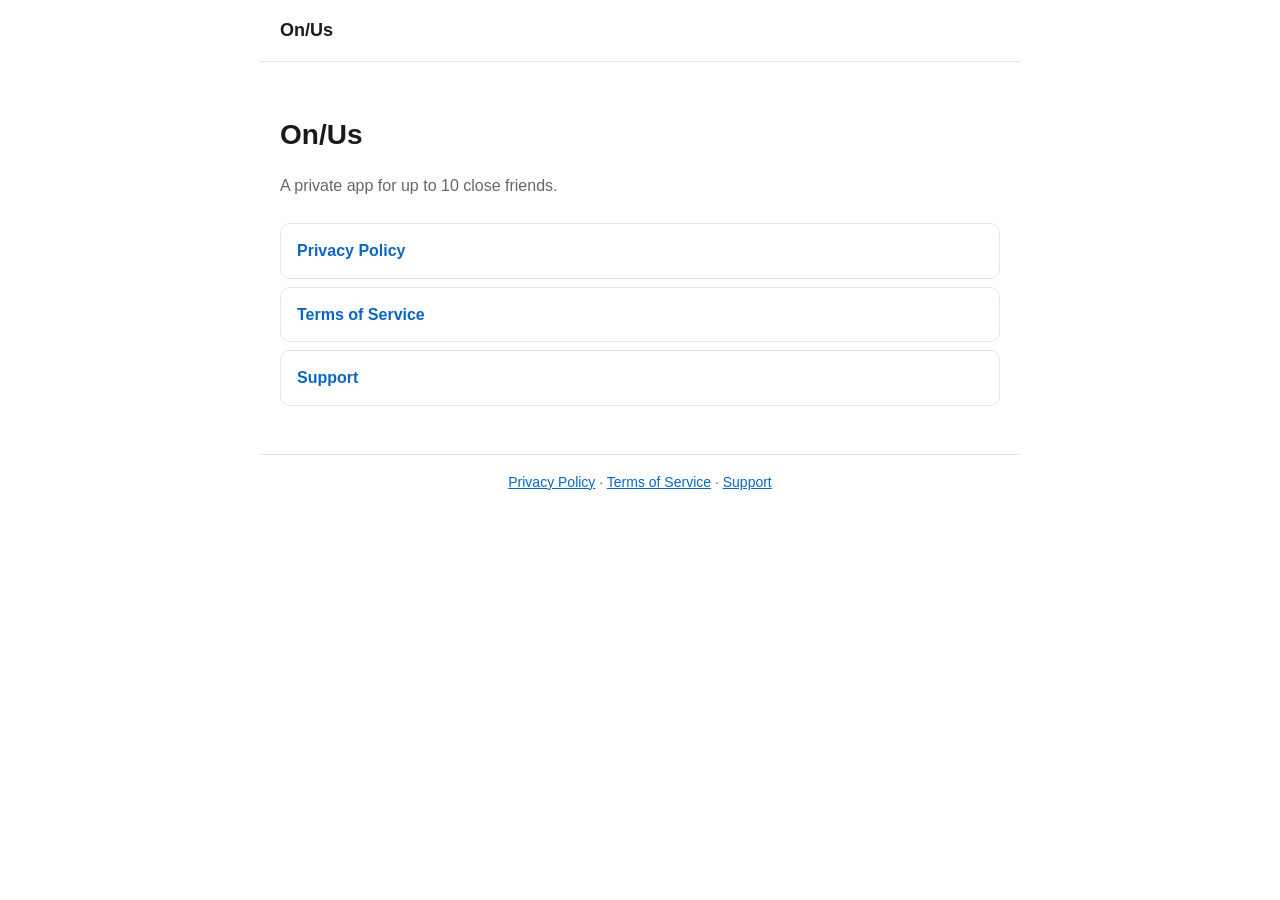
<file: index.html>
<!doctype html>
<html lang="en">
<head>
<meta charset="utf-8">
<meta name="viewport" content="width=device-width, initial-scale=1">
<title>On/Us</title>
<link rel="stylesheet" href="/style.css">
</head>
<body>
<header><a class="brand" href="/">On/Us</a></header>
<main>
<h1>On/Us</h1>
<p class="lead">A private app for up to 10 close friends.</p>
<div class="links">
<a href="/privacy">Privacy Policy</a>
<a href="/terms">Terms of Service</a>
<a href="/support">Support</a>
</div>
</main>
<footer>
<a href="/privacy">Privacy Policy</a> · <a href="/terms">Terms of Service</a> · <a href="/support">Support</a>
</footer>
</body>
</html>
</file>
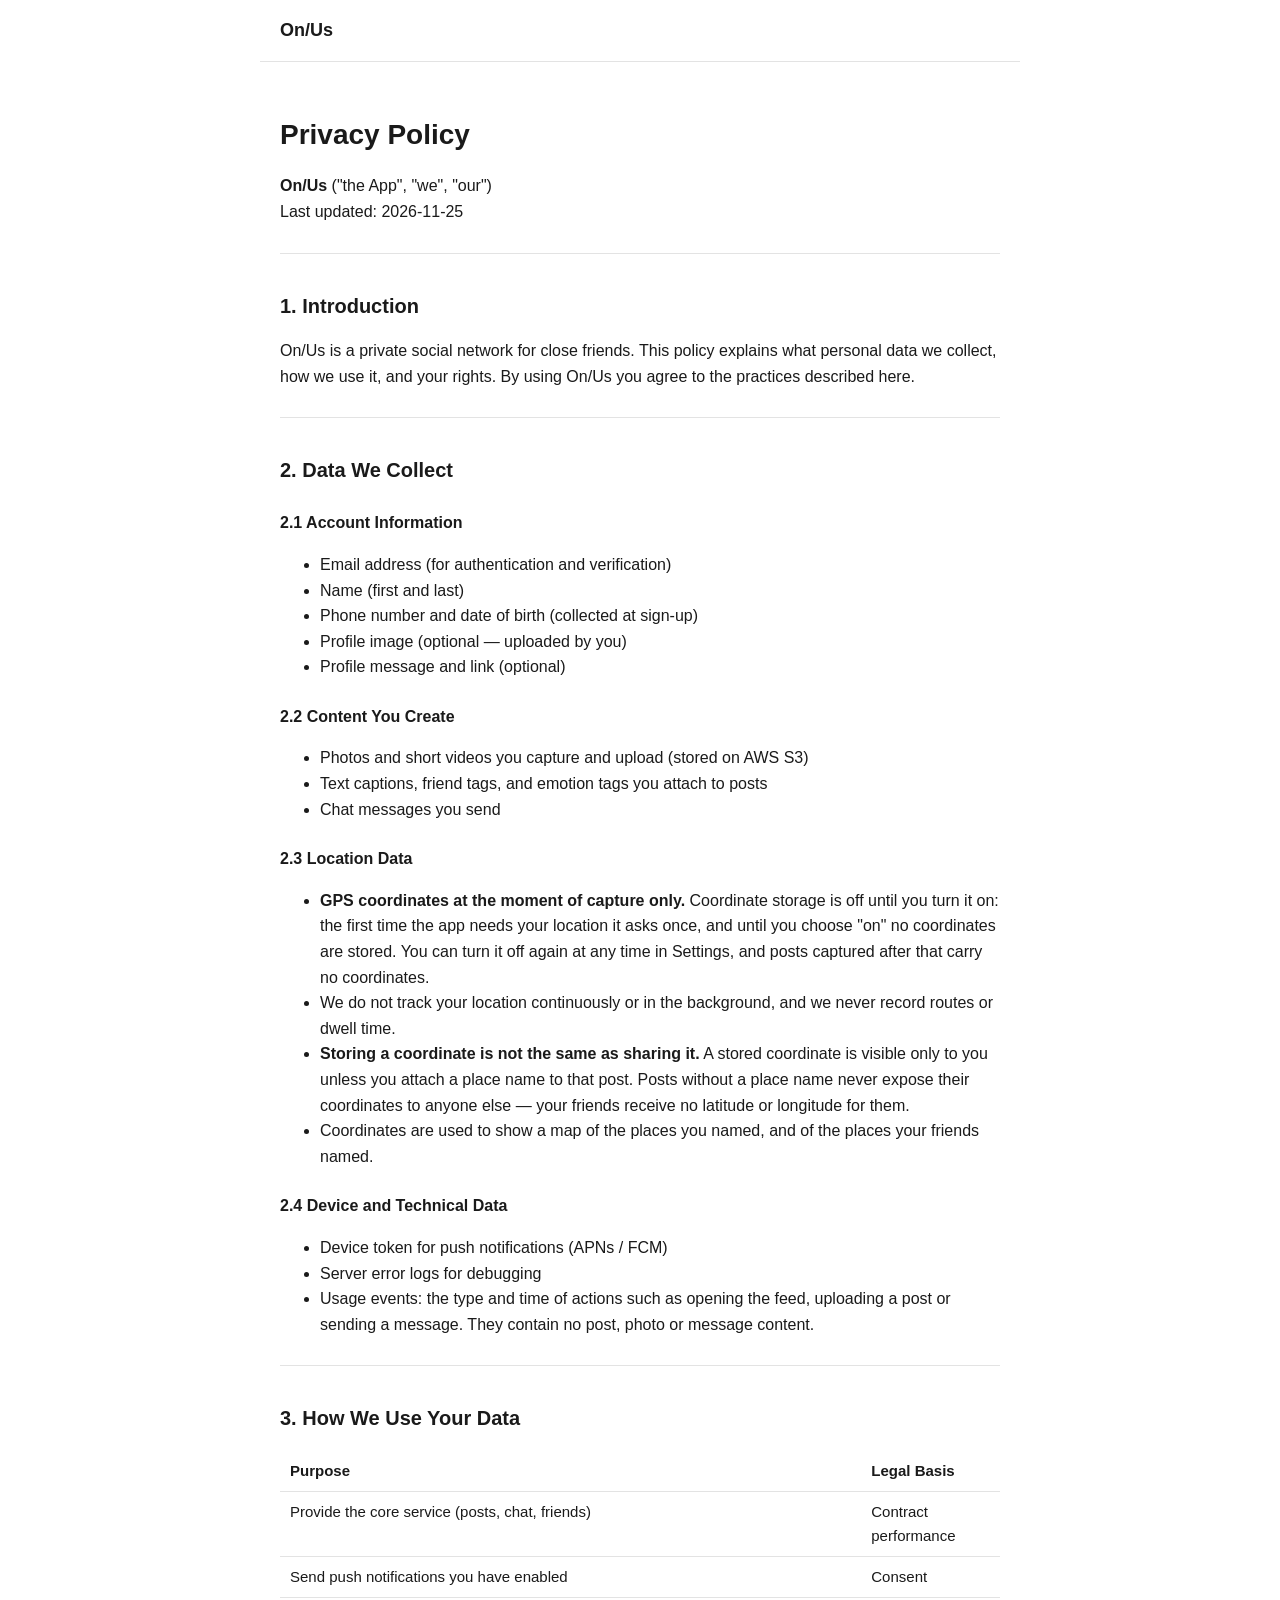
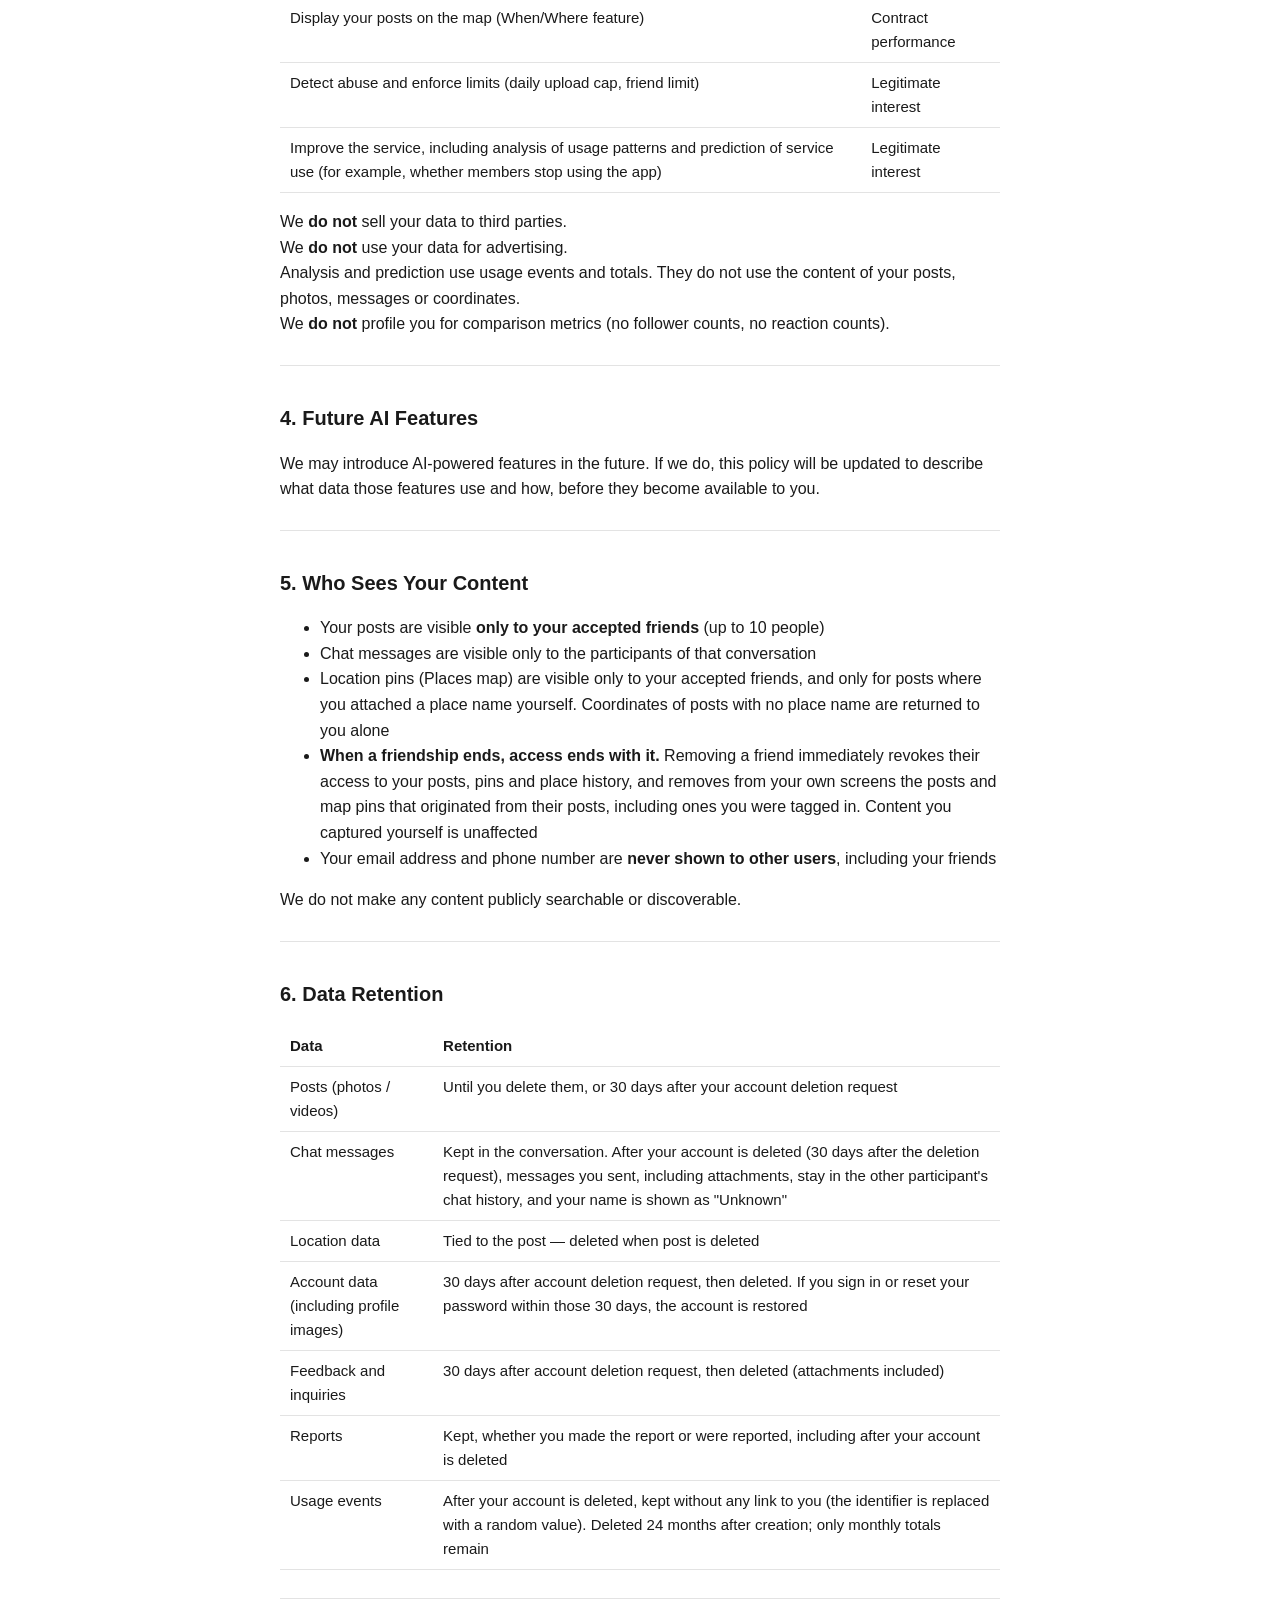
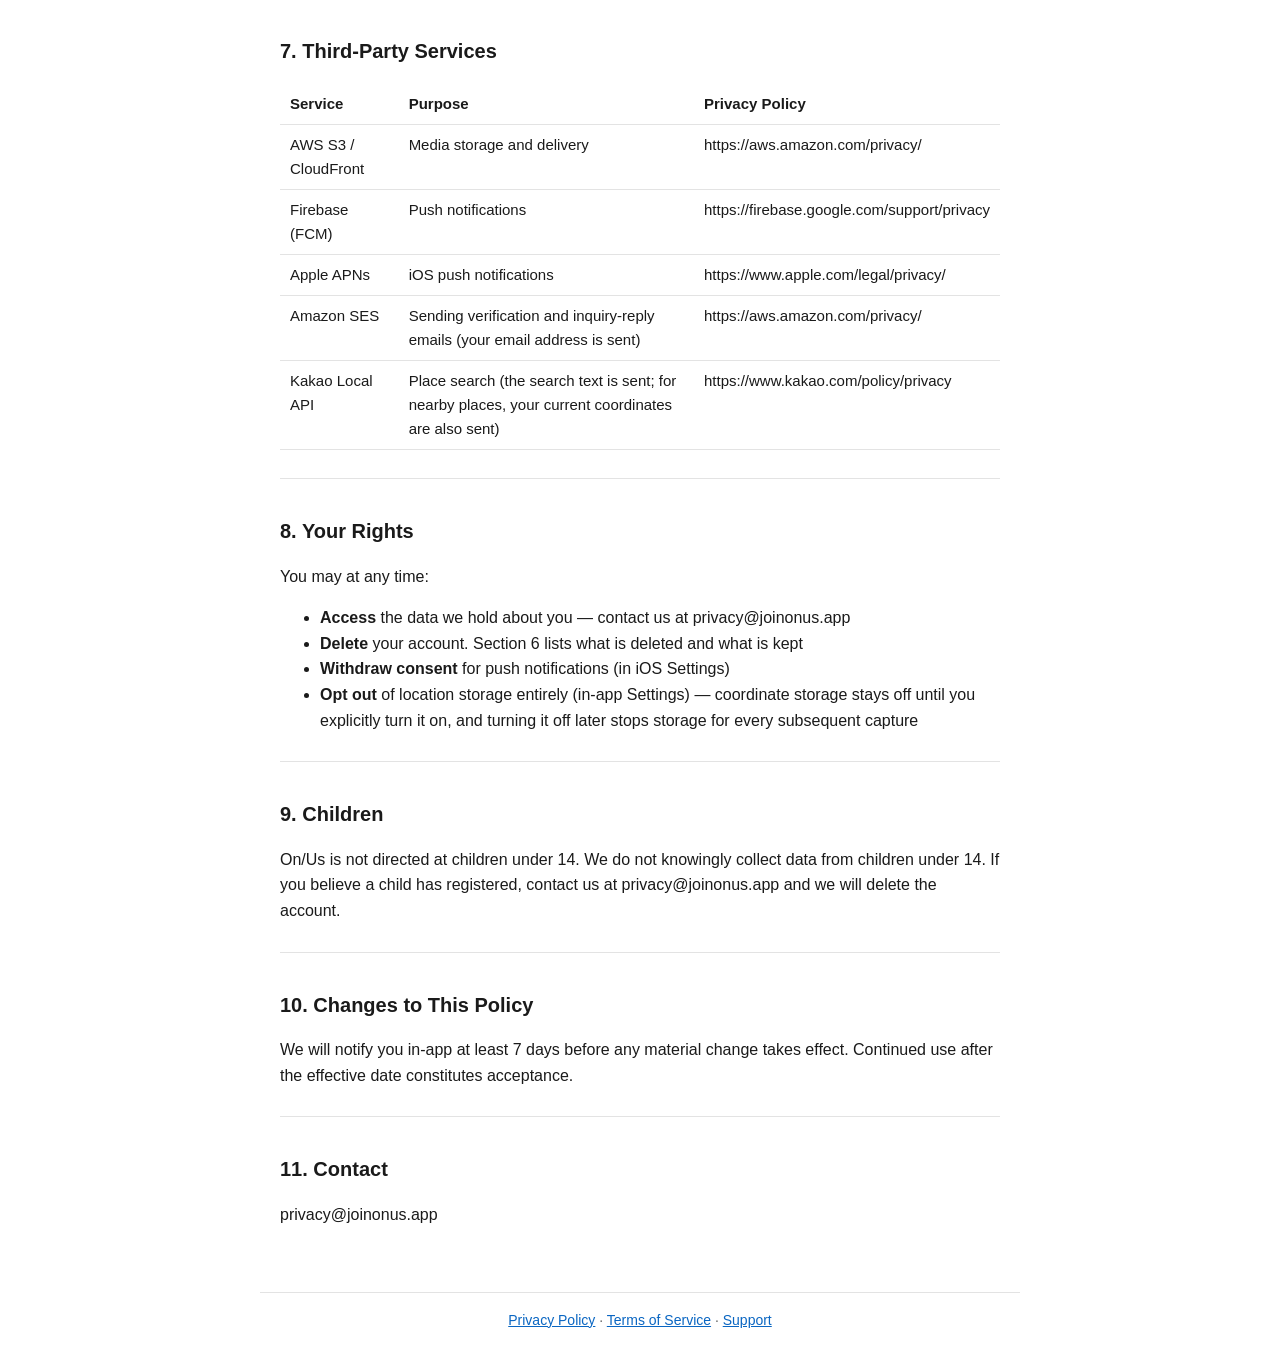
<file: privacy/index.html>
<!doctype html>
<html lang="en">
<head>
<meta charset="utf-8">
<meta name="viewport" content="width=device-width, initial-scale=1">
<title>Privacy Policy — On/Us</title>
<link rel="stylesheet" href="/style.css">
</head>
<body>
<header><a class="brand" href="/">On/Us</a></header>
<main>
<h1>Privacy Policy</h1>
<p><strong>On/Us</strong> ("the App", "we", "our")<br />
Last updated: 2026-11-25</p>
<hr />
<h2>1. Introduction</h2>
<p>On/Us is a private social network for close friends. This policy explains what personal data we collect, how we use it, and your rights. By using On/Us you agree to the practices described here.</p>
<hr />
<h2>2. Data We Collect</h2>
<h3>2.1 Account Information</h3>
<ul>
<li>Email address (for authentication and verification)</li>
<li>Name (first and last)</li>
<li>Phone number and date of birth (collected at sign-up)</li>
<li>Profile image (optional — uploaded by you)</li>
<li>Profile message and link (optional)</li>
</ul>
<h3>2.2 Content You Create</h3>
<ul>
<li>Photos and short videos you capture and upload (stored on AWS S3)</li>
<li>Text captions, friend tags, and emotion tags you attach to posts</li>
<li>Chat messages you send</li>
</ul>
<h3>2.3 Location Data</h3>
<ul>
<li><strong>GPS coordinates at the moment of capture only.</strong> Coordinate storage is off until you turn it on: the first time the app needs your location it asks once, and until you choose "on" no coordinates are stored. You can turn it off again at any time in Settings, and posts captured after that carry no coordinates.</li>
<li>We do not track your location continuously or in the background, and we never record routes or dwell time.</li>
<li><strong>Storing a coordinate is not the same as sharing it.</strong> A stored coordinate is visible only to you unless you attach a place name to that post. Posts without a place name never expose their coordinates to anyone else — your friends receive no latitude or longitude for them.</li>
<li>Coordinates are used to show a map of the places you named, and of the places your friends named.</li>
</ul>
<h3>2.4 Device and Technical Data</h3>
<ul>
<li>Device token for push notifications (APNs / FCM)</li>
<li>Server error logs for debugging</li>
<li>Usage events: the type and time of actions such as opening the feed, uploading a post or sending a message. They contain no post, photo or message content.</li>
</ul>
<hr />
<h2>3. How We Use Your Data</h2>
<table>
<thead>
<tr>
<th>Purpose</th>
<th>Legal Basis</th>
</tr>
</thead>
<tbody>
<tr>
<td>Provide the core service (posts, chat, friends)</td>
<td>Contract performance</td>
</tr>
<tr>
<td>Send push notifications you have enabled</td>
<td>Consent</td>
</tr>
<tr>
<td>Display your posts on the map (When/Where feature)</td>
<td>Contract performance</td>
</tr>
<tr>
<td>Detect abuse and enforce limits (daily upload cap, friend limit)</td>
<td>Legitimate interest</td>
</tr>
<tr>
<td>Improve the service, including analysis of usage patterns and prediction of service use (for example, whether members stop using the app)</td>
<td>Legitimate interest</td>
</tr>
</tbody>
</table>
<p>We <strong>do not</strong> sell your data to third parties.<br />
We <strong>do not</strong> use your data for advertising.<br />
Analysis and prediction use usage events and totals. They do not use the content of your posts, photos, messages or coordinates.<br />
We <strong>do not</strong> profile you for comparison metrics (no follower counts, no reaction counts).</p>
<hr />
<h2>4. Future AI Features</h2>
<p>We may introduce AI-powered features in the future. If we do, this policy will be updated to describe what data those features use and how, before they become available to you.</p>
<hr />
<h2>5. Who Sees Your Content</h2>
<ul>
<li>Your posts are visible <strong>only to your accepted friends</strong> (up to 10 people)</li>
<li>Chat messages are visible only to the participants of that conversation</li>
<li>Location pins (Places map) are visible only to your accepted friends, and only for posts where you attached a place name yourself. Coordinates of posts with no place name are returned to you alone</li>
<li><strong>When a friendship ends, access ends with it.</strong> Removing a friend immediately revokes their access to your posts, pins and place history, and removes from your own screens the posts and map pins that originated from their posts, including ones you were tagged in. Content you captured yourself is unaffected</li>
<li>Your email address and phone number are <strong>never shown to other users</strong>, including your friends</li>
</ul>
<p>We do not make any content publicly searchable or discoverable.</p>
<hr />
<h2>6. Data Retention</h2>
<table>
<thead>
<tr>
<th>Data</th>
<th>Retention</th>
</tr>
</thead>
<tbody>
<tr>
<td>Posts (photos / videos)</td>
<td>Until you delete them, or 30 days after your account deletion request</td>
</tr>
<tr>
<td>Chat messages</td>
<td>Kept in the conversation. After your account is deleted (30 days after the deletion request), messages you sent, including attachments, stay in the other participant's chat history, and your name is shown as "Unknown"</td>
</tr>
<tr>
<td>Location data</td>
<td>Tied to the post — deleted when post is deleted</td>
</tr>
<tr>
<td>Account data (including profile images)</td>
<td>30 days after account deletion request, then deleted. If you sign in or reset your password within those 30 days, the account is restored</td>
</tr>
<tr>
<td>Feedback and inquiries</td>
<td>30 days after account deletion request, then deleted (attachments included)</td>
</tr>
<tr>
<td>Reports</td>
<td>Kept, whether you made the report or were reported, including after your account is deleted</td>
</tr>
<tr>
<td>Usage events</td>
<td>After your account is deleted, kept without any link to you (the identifier is replaced with a random value). Deleted 24 months after creation; only monthly totals remain</td>
</tr>
</tbody>
</table>
<hr />
<h2>7. Third-Party Services</h2>
<table>
<thead>
<tr>
<th>Service</th>
<th>Purpose</th>
<th>Privacy Policy</th>
</tr>
</thead>
<tbody>
<tr>
<td>AWS S3 / CloudFront</td>
<td>Media storage and delivery</td>
<td>https://aws.amazon.com/privacy/</td>
</tr>
<tr>
<td>Firebase (FCM)</td>
<td>Push notifications</td>
<td>https://firebase.google.com/support/privacy</td>
</tr>
<tr>
<td>Apple APNs</td>
<td>iOS push notifications</td>
<td>https://www.apple.com/legal/privacy/</td>
</tr>
<tr>
<td>Amazon SES</td>
<td>Sending verification and inquiry-reply emails (your email address is sent)</td>
<td>https://aws.amazon.com/privacy/</td>
</tr>
<tr>
<td>Kakao Local API</td>
<td>Place search (the search text is sent; for nearby places, your current coordinates are also sent)</td>
<td>https://www.kakao.com/policy/privacy</td>
</tr>
</tbody>
</table>
<hr />
<h2>8. Your Rights</h2>
<p>You may at any time:</p>
<ul>
<li><strong>Access</strong> the data we hold about you — contact us at privacy@joinonus.app</li>
<li><strong>Delete</strong> your account. Section 6 lists what is deleted and what is kept</li>
<li><strong>Withdraw consent</strong> for push notifications (in iOS Settings)</li>
<li><strong>Opt out</strong> of location storage entirely (in-app Settings) — coordinate storage stays off until you explicitly turn it on, and turning it off later stops storage for every subsequent capture</li>
</ul>
<hr />
<h2>9. Children</h2>
<p>On/Us is not directed at children under 14. We do not knowingly collect data from children under 14. If you believe a child has registered, contact us at privacy@joinonus.app and we will delete the account.</p>
<hr />
<h2>10. Changes to This Policy</h2>
<p>We will notify you in-app at least 7 days before any material change takes effect. Continued use after the effective date constitutes acceptance.</p>
<hr />
<h2>11. Contact</h2>
<p>privacy@joinonus.app</p>
</main>
<footer>
<a href="/privacy">Privacy Policy</a> · <a href="/terms">Terms of Service</a> · <a href="/support">Support</a>
</footer>
</body>
</html>
</file>
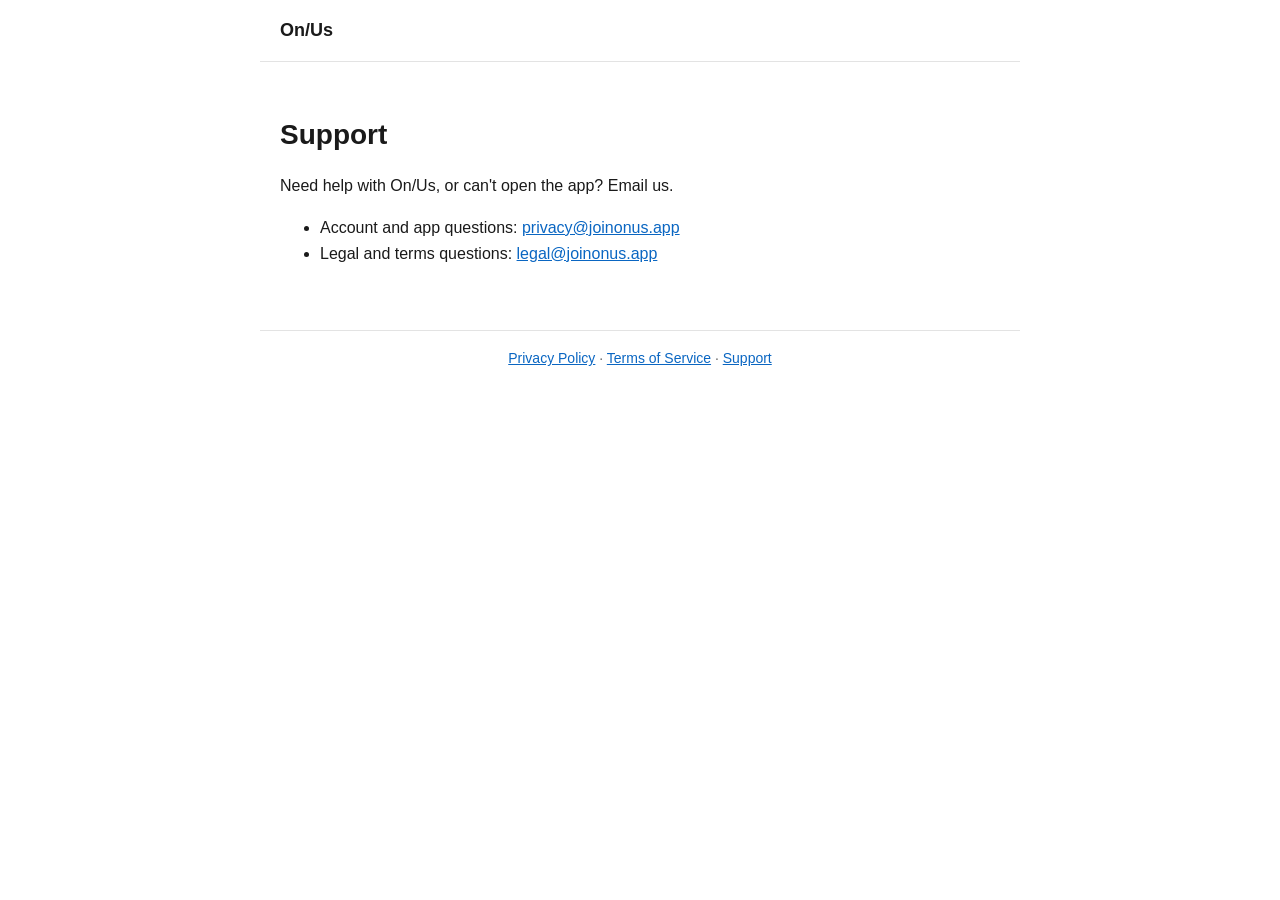
<file: support/index.html>
<!doctype html>
<html lang="en">
<head>
<meta charset="utf-8">
<meta name="viewport" content="width=device-width, initial-scale=1">
<title>Support — On/Us</title>
<link rel="stylesheet" href="/style.css">
</head>
<body>
<header><a class="brand" href="/">On/Us</a></header>
<main>
<h1>Support</h1>
<p>Need help with On/Us, or can't open the app? Email us.</p>
<ul>
<li>Account and app questions: <a href="mailto:privacy@joinonus.app">privacy@joinonus.app</a></li>
<li>Legal and terms questions: <a href="mailto:legal@joinonus.app">legal@joinonus.app</a></li>
</ul>
</main>
<footer>
<a href="/privacy">Privacy Policy</a> · <a href="/terms">Terms of Service</a> · <a href="/support">Support</a>
</footer>
</body>
</html>
</file>
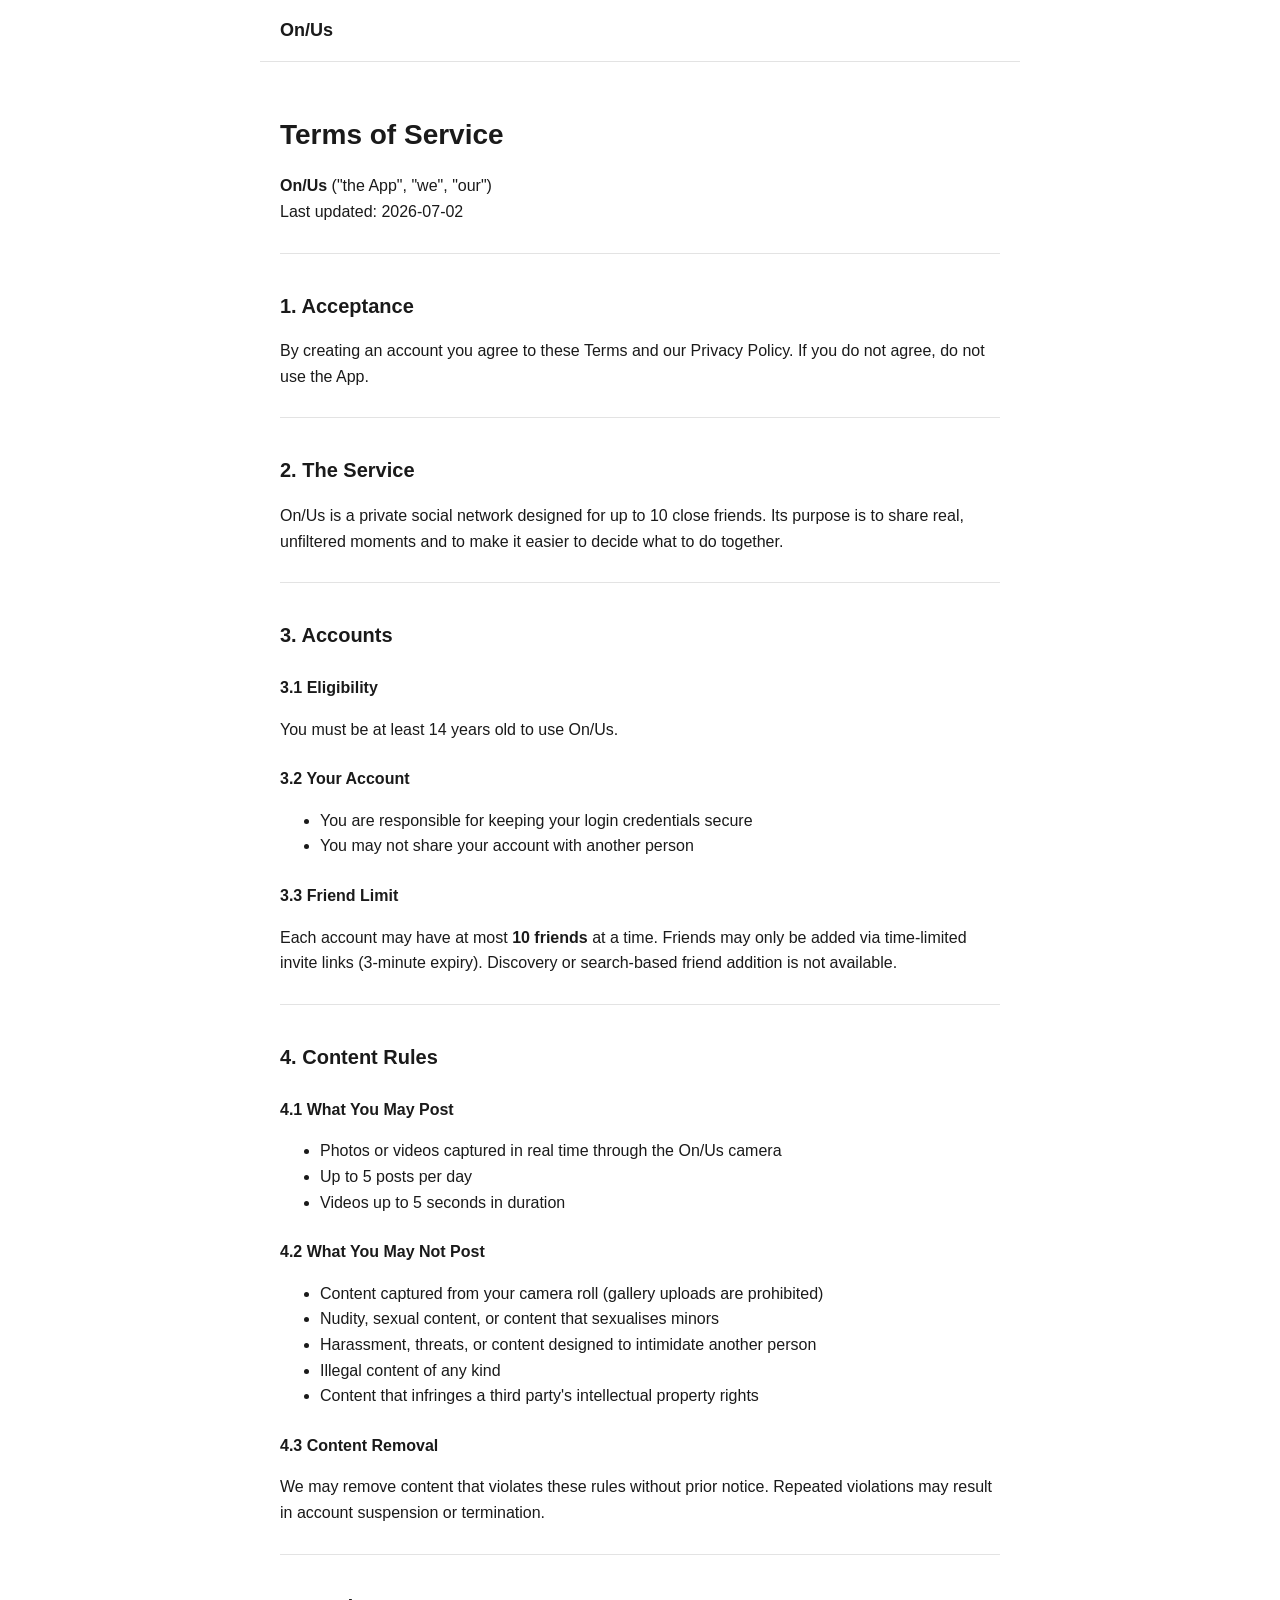
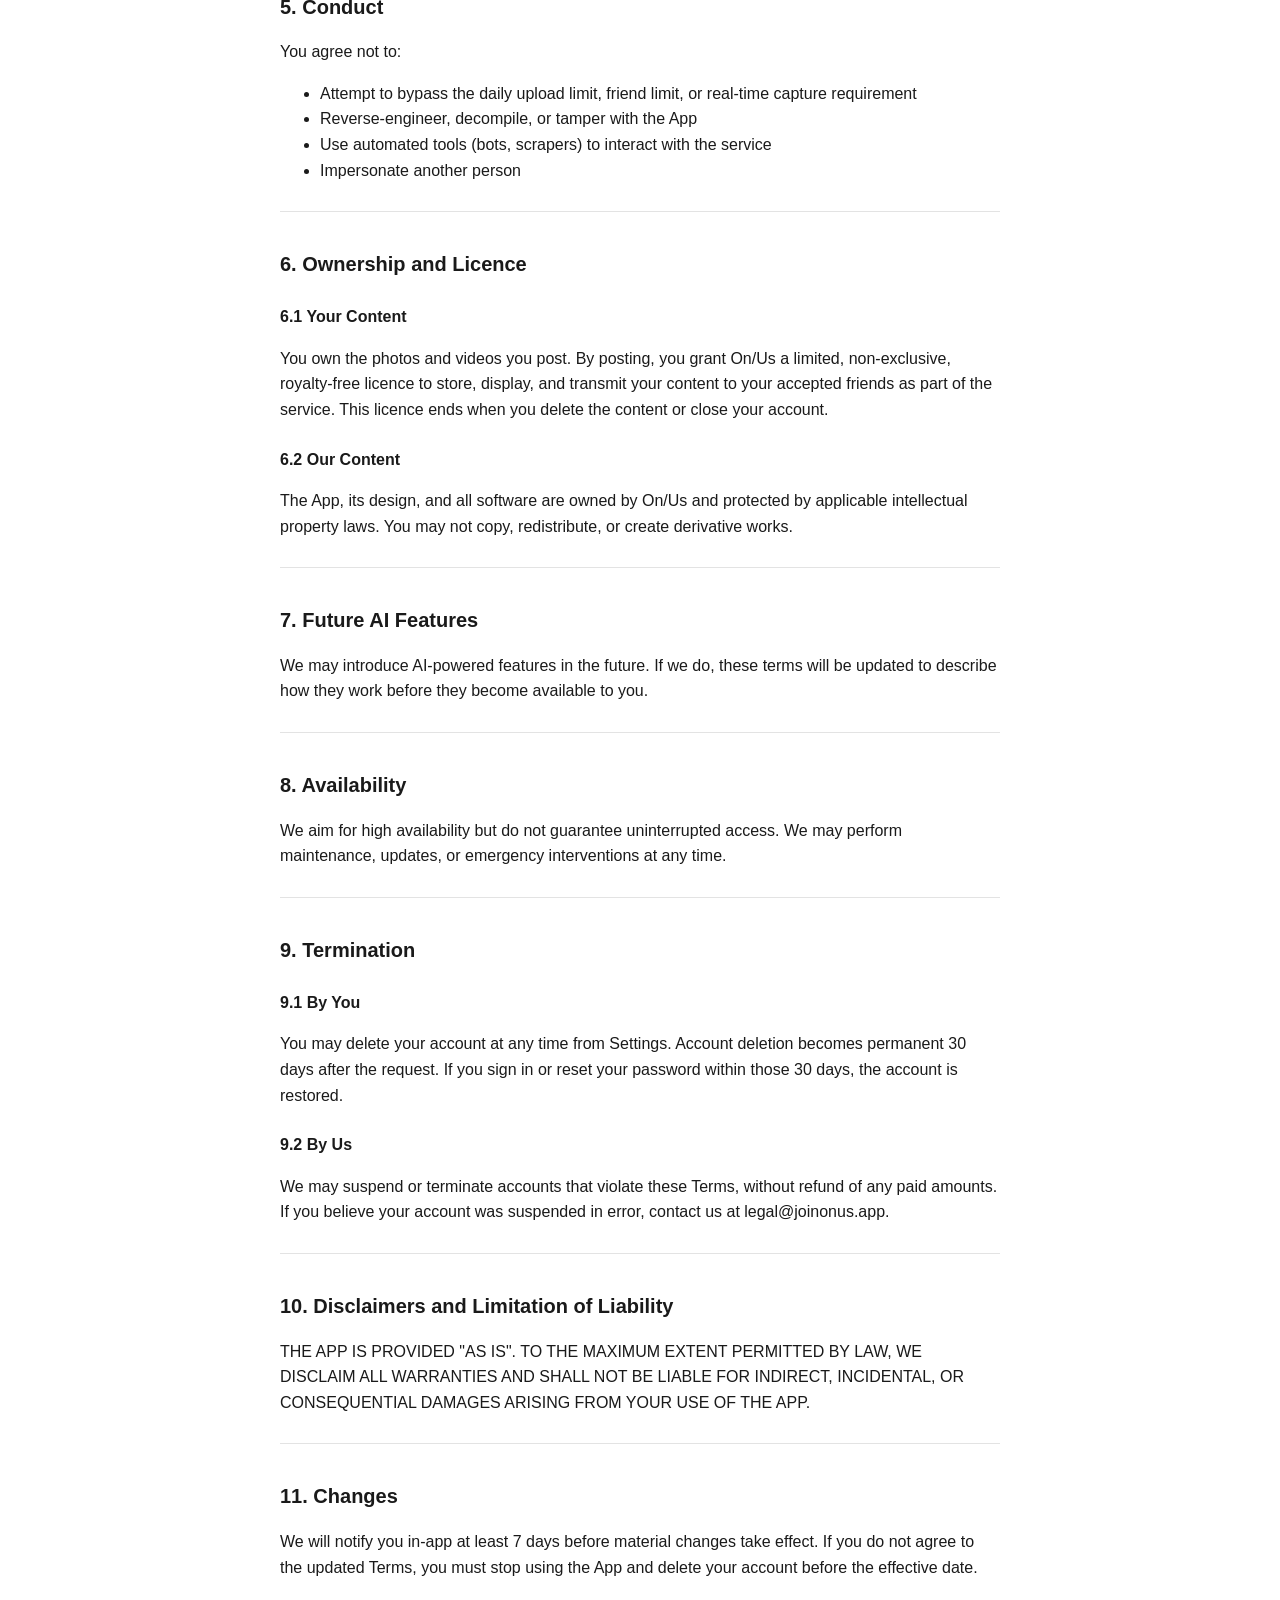
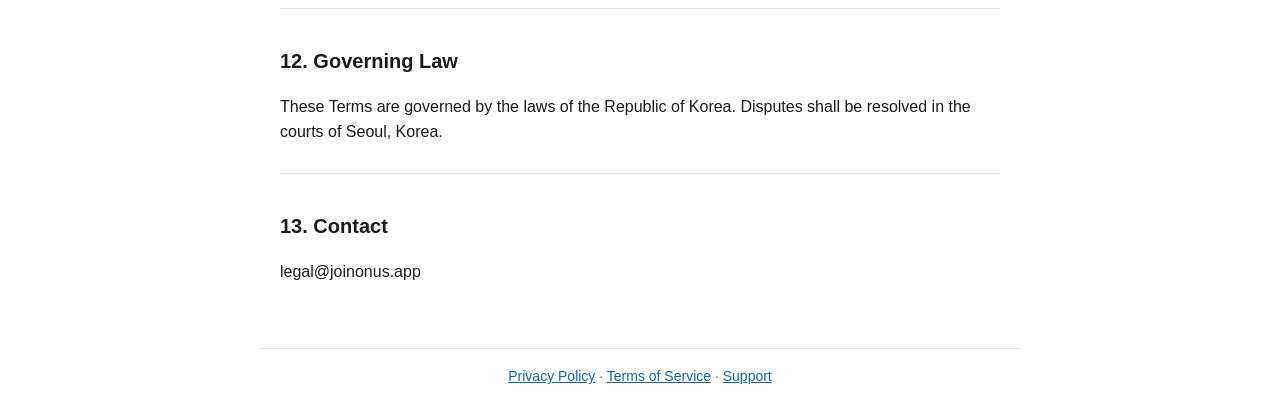
<file: terms/index.html>
<!doctype html>
<html lang="en">
<head>
<meta charset="utf-8">
<meta name="viewport" content="width=device-width, initial-scale=1">
<title>Terms of Service — On/Us</title>
<link rel="stylesheet" href="/style.css">
</head>
<body>
<header><a class="brand" href="/">On/Us</a></header>
<main>
<h1>Terms of Service</h1>
<p><strong>On/Us</strong> ("the App", "we", "our")<br />
Last updated: 2026-07-02</p>
<hr />
<h2>1. Acceptance</h2>
<p>By creating an account you agree to these Terms and our Privacy Policy. If you do not agree, do not use the App.</p>
<hr />
<h2>2. The Service</h2>
<p>On/Us is a private social network designed for up to 10 close friends. Its purpose is to share real, unfiltered moments and to make it easier to decide what to do together.</p>
<hr />
<h2>3. Accounts</h2>
<h3>3.1 Eligibility</h3>
<p>You must be at least 14 years old to use On/Us.</p>
<h3>3.2 Your Account</h3>
<ul>
<li>You are responsible for keeping your login credentials secure</li>
<li>You may not share your account with another person</li>
</ul>
<h3>3.3 Friend Limit</h3>
<p>Each account may have at most <strong>10 friends</strong> at a time. Friends may only be added via time-limited invite links (3-minute expiry). Discovery or search-based friend addition is not available.</p>
<hr />
<h2>4. Content Rules</h2>
<h3>4.1 What You May Post</h3>
<ul>
<li>Photos or videos captured in real time through the On/Us camera</li>
<li>Up to 5 posts per day</li>
<li>Videos up to 5 seconds in duration</li>
</ul>
<h3>4.2 What You May Not Post</h3>
<ul>
<li>Content captured from your camera roll (gallery uploads are prohibited)</li>
<li>Nudity, sexual content, or content that sexualises minors</li>
<li>Harassment, threats, or content designed to intimidate another person</li>
<li>Illegal content of any kind</li>
<li>Content that infringes a third party's intellectual property rights</li>
</ul>
<h3>4.3 Content Removal</h3>
<p>We may remove content that violates these rules without prior notice. Repeated violations may result in account suspension or termination.</p>
<hr />
<h2>5. Conduct</h2>
<p>You agree not to:</p>
<ul>
<li>Attempt to bypass the daily upload limit, friend limit, or real-time capture requirement</li>
<li>Reverse-engineer, decompile, or tamper with the App</li>
<li>Use automated tools (bots, scrapers) to interact with the service</li>
<li>Impersonate another person</li>
</ul>
<hr />
<h2>6. Ownership and Licence</h2>
<h3>6.1 Your Content</h3>
<p>You own the photos and videos you post. By posting, you grant On/Us a limited, non-exclusive, royalty-free licence to store, display, and transmit your content to your accepted friends as part of the service. This licence ends when you delete the content or close your account.</p>
<h3>6.2 Our Content</h3>
<p>The App, its design, and all software are owned by On/Us and protected by applicable intellectual property laws. You may not copy, redistribute, or create derivative works.</p>
<hr />
<h2>7. Future AI Features</h2>
<p>We may introduce AI-powered features in the future. If we do, these terms will be updated to describe how they work before they become available to you.</p>
<hr />
<h2>8. Availability</h2>
<p>We aim for high availability but do not guarantee uninterrupted access. We may perform maintenance, updates, or emergency interventions at any time.</p>
<hr />
<h2>9. Termination</h2>
<h3>9.1 By You</h3>
<p>You may delete your account at any time from Settings. Account deletion becomes permanent 30 days after the request. If you sign in or reset your password within those 30 days, the account is restored.</p>
<h3>9.2 By Us</h3>
<p>We may suspend or terminate accounts that violate these Terms, without refund of any paid amounts. If you believe your account was suspended in error, contact us at legal@joinonus.app.</p>
<hr />
<h2>10. Disclaimers and Limitation of Liability</h2>
<p>THE APP IS PROVIDED "AS IS". TO THE MAXIMUM EXTENT PERMITTED BY LAW, WE DISCLAIM ALL WARRANTIES AND SHALL NOT BE LIABLE FOR INDIRECT, INCIDENTAL, OR CONSEQUENTIAL DAMAGES ARISING FROM YOUR USE OF THE APP.</p>
<hr />
<h2>11. Changes</h2>
<p>We will notify you in-app at least 7 days before material changes take effect. If you do not agree to the updated Terms, you must stop using the App and delete your account before the effective date.</p>
<hr />
<h2>12. Governing Law</h2>
<p>These Terms are governed by the laws of the Republic of Korea. Disputes shall be resolved in the courts of Seoul, Korea.</p>
<hr />
<h2>13. Contact</h2>
<p>legal@joinonus.app</p>
</main>
<footer>
<a href="/privacy">Privacy Policy</a> · <a href="/terms">Terms of Service</a> · <a href="/support">Support</a>
</footer>
</body>
</html>
</file>
<file: style.css>
:root {
  color-scheme: light dark;
  --fg: #1a1a1a;
  --bg: #ffffff;
  --muted: #666666;
  --link: #0a66c2;
  --border: #e3e3e3;
}

@media (prefers-color-scheme: dark) {
  :root {
    --fg: #e8e8e8;
    --bg: #15161a;
    --muted: #a0a0a0;
    --link: #6cb2ff;
    --border: #2a2b30;
  }
}

body {
  margin: 0;
  background: var(--bg);
  color: var(--fg);
  font-family: -apple-system, BlinkMacSystemFont, "Segoe UI", sans-serif;
  line-height: 1.6;
}

header, main, footer {
  max-width: 720px;
  margin: 0 auto;
  padding: 16px 20px;
}

header {
  border-bottom: 1px solid var(--border);
}

.brand {
  font-weight: 700;
  font-size: 18px;
  color: var(--fg);
  text-decoration: none;
}

main {
  padding-top: 32px;
  padding-bottom: 48px;
}

h1 {
  font-size: 28px;
  margin-bottom: 4px;
}

h2 {
  font-size: 20px;
  margin-top: 36px;
}

h3 {
  font-size: 16px;
  margin-top: 24px;
}

table {
  width: 100%;
  border-collapse: collapse;
  margin: 16px 0;
  font-size: 15px;
}

th, td {
  text-align: left;
  padding: 8px 10px;
  border-bottom: 1px solid var(--border);
  vertical-align: top;
}

a {
  color: var(--link);
}

hr {
  border: none;
  border-top: 1px solid var(--border);
  margin: 28px 0;
}

footer {
  border-top: 1px solid var(--border);
  color: var(--muted);
  font-size: 14px;
  text-align: center;
}

.lead {
  color: var(--muted);
}

.links {
  margin-top: 24px;
  display: flex;
  flex-direction: column;
  gap: 8px;
}

.links a {
  display: block;
  padding: 14px 16px;
  border: 1px solid var(--border);
  border-radius: 10px;
  text-decoration: none;
  font-weight: 600;
}
</file>
